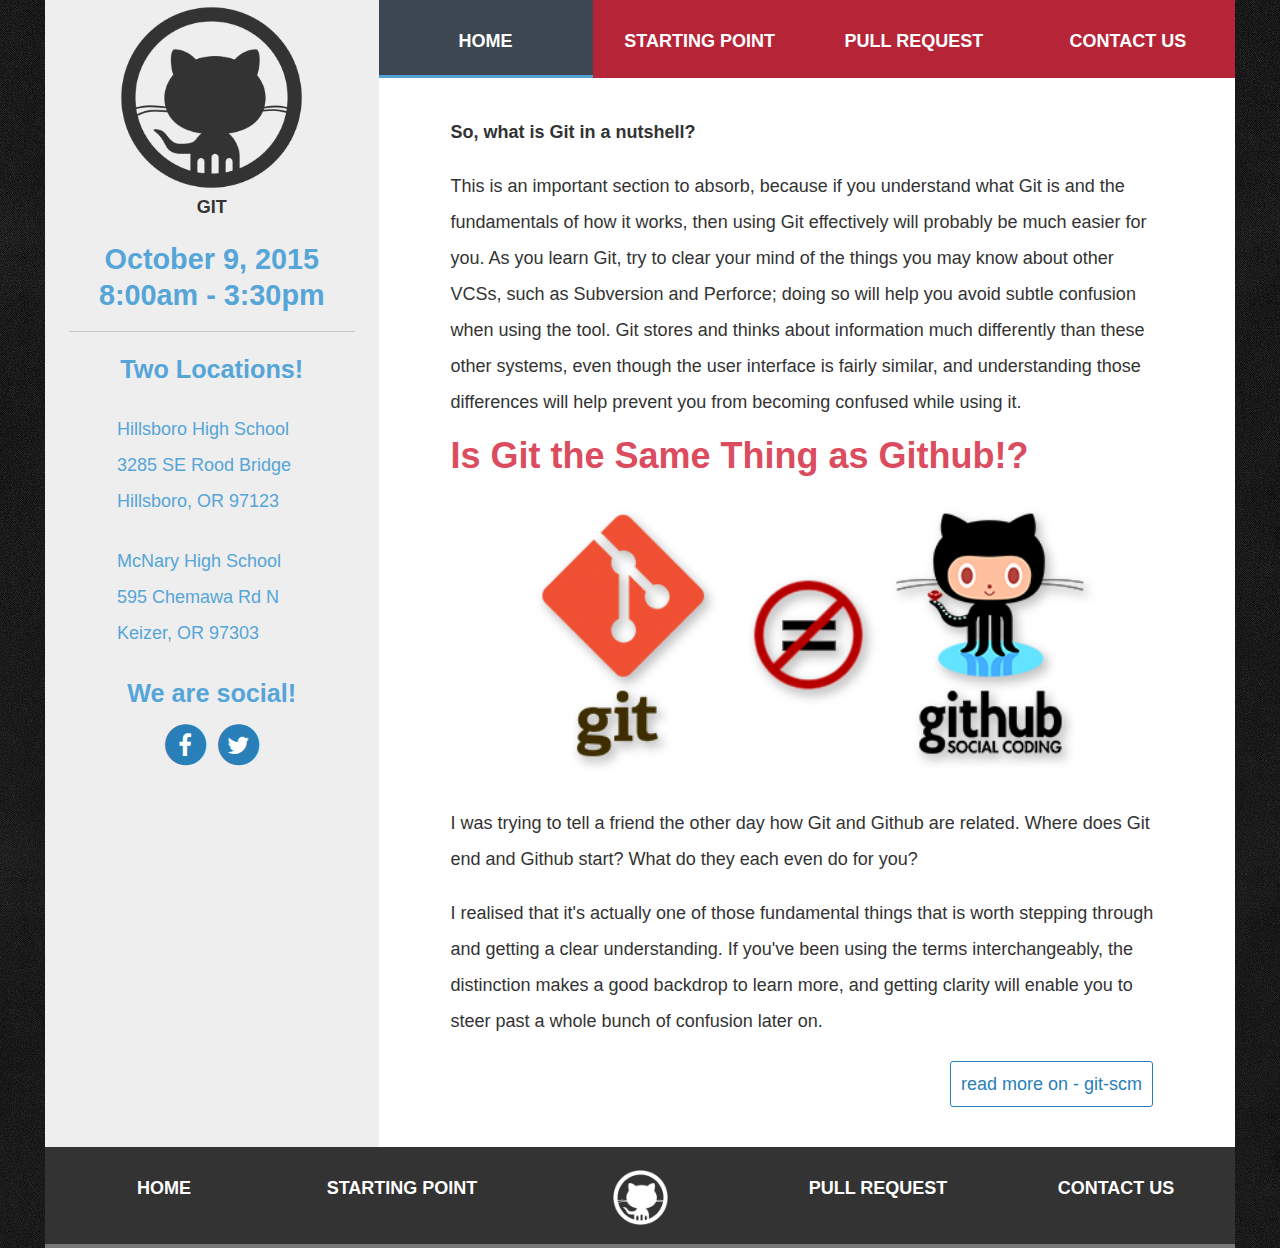
<file: public_html/index.html>
<!DOCTYPE html>
<!--
To change this license header, choose License Headers in Project Properties.
To change this template file, choose Tools | Templates
and open the template in the editor.
-->
<html>
  <head>
    <title>Git</title>
    <meta charset="UTF-8">
    <meta name="viewport" content="width=device-width, initial-scale=1.0">
    <link rel="icon"  type="image/ico"       href="favicon.ico" />
    <link href="lib/font-awesome/css/font-awesome.min.css" rel="stylesheet" type="text/css"/>
    <link rel="stylesheet/less" type="text/css"  href="less/main.less" />
    <script src="lib/less.js/less.js" type="text/javascript"></script>
  </head>
  <body>
    <div class="container">
      <div class="wrapper">
        <aside class="aside aside-1">
          <div id="logo">
            <a class="navbar-brand" href="index.html">
              <img class="img-responsive" src="img/github.png" alt="About Git"/>
              <div>GIT</div>
            </a>
          </div>
          <section>
            <h3 class="event">
              October 9, 2015
              8:00am - 3:30pm 
            </h3>
          </section>
          <hr>
          <section>
            <h4 class="event">
              Two Locations!
            </h4>
            <div class="location">
              Hillsboro High School 
              3285 SE Rood Bridge 
              Hillsboro, OR 97123 
            </div>

            <div class="location">
              McNary High School 
              595 Chemawa Rd N 
              Keizer, OR 97303
            </div>
          </section>
          <section class="social">
            <h4>
              We are social!
            </h4>
            <a href="#facebook">
              <span class="fa-stack fa-lg">
                <i class="fa fa-circle fa-stack-2x"></i>
                <i class="fa fa-facebook fa-stack-1x fa-inverse"></i>
              </span>
            </a>
            <a href="#twitter">
              <span class="fa-stack fa-lg">
                <i class="fa fa-circle fa-stack-2x"></i>
                <i class="fa fa-twitter fa-stack-1x fa-inverse"></i>
              </span>
            </a>
          </section>
        </aside>
        <main>
          <nav class="navbar-flex">
            <ul class="navbar-flex-nav">
              <li class="active"><a href="index.html">Home</a></li>
              <li><a href="starting-point.html">Starting Point</a></li>
              <li><a href="pull-request.html">Pull Request</a></li>
              <li><a href="contact-us.html">Contact Us</a></li>
            </ul>
          </nav>
          <section>
            <b>So, what is Git in a nutshell?</b>
            <p>
              This is an important section to absorb, because if you understand what Git is and the fundamentals of how it works, then using Git effectively will probably be much easier for you. As you learn Git, try to clear your mind of the things you may know about other VCSs, such as Subversion and Perforce; doing so will help you avoid subtle confusion when using the tool. Git stores and thinks about information much differently than these other systems, even though the user interface is fairly similar, and understanding those differences will help prevent you from becoming confused while using it.
            </p>
            <h2>Is Git the Same Thing as Github!?</h2>
            <img class="img-responsive" src="img/github2.png" alt="Git is not github"/>
            <p>
              I was trying to tell a friend the other day how Git and Github are related. Where does Git end and Github start? What do they each even do for you?
            </p>
            <p>
              I realised that it's actually one of those fundamental things that is worth stepping through and getting a clear understanding. If you've been using the terms interchangeably, the distinction makes a good backdrop to learn more, and getting clarity will enable you to steer past a whole bunch of confusion later on.
            </p>
            <div class="reference">
              <a href="https://git-scm.com/book/eo/v1/Ekkomenci-Git-Basics">read more on - git-scm</a>
            </div>
          </section>
        </main>
      </div>
      <footer>
        <nav class="navbar-flex">
          <ul class="navbar-flex-nav">
            <li><a href="index.html">Home</a></li>
            <li><a href="starting-point.html">Starting Point</a></li>
            <li><a href="index.html"><img src="img/github.png" class="img-white img-responsive" alt=""/></a></li>
            <li><a href="pull-request.html">Pull Request</a></li>
            <li><a href="contact-us.html">Contact Us</a></li>
          </ul>
        </nav>
      </footer>
    </div>
  </body>
</html>
</file>
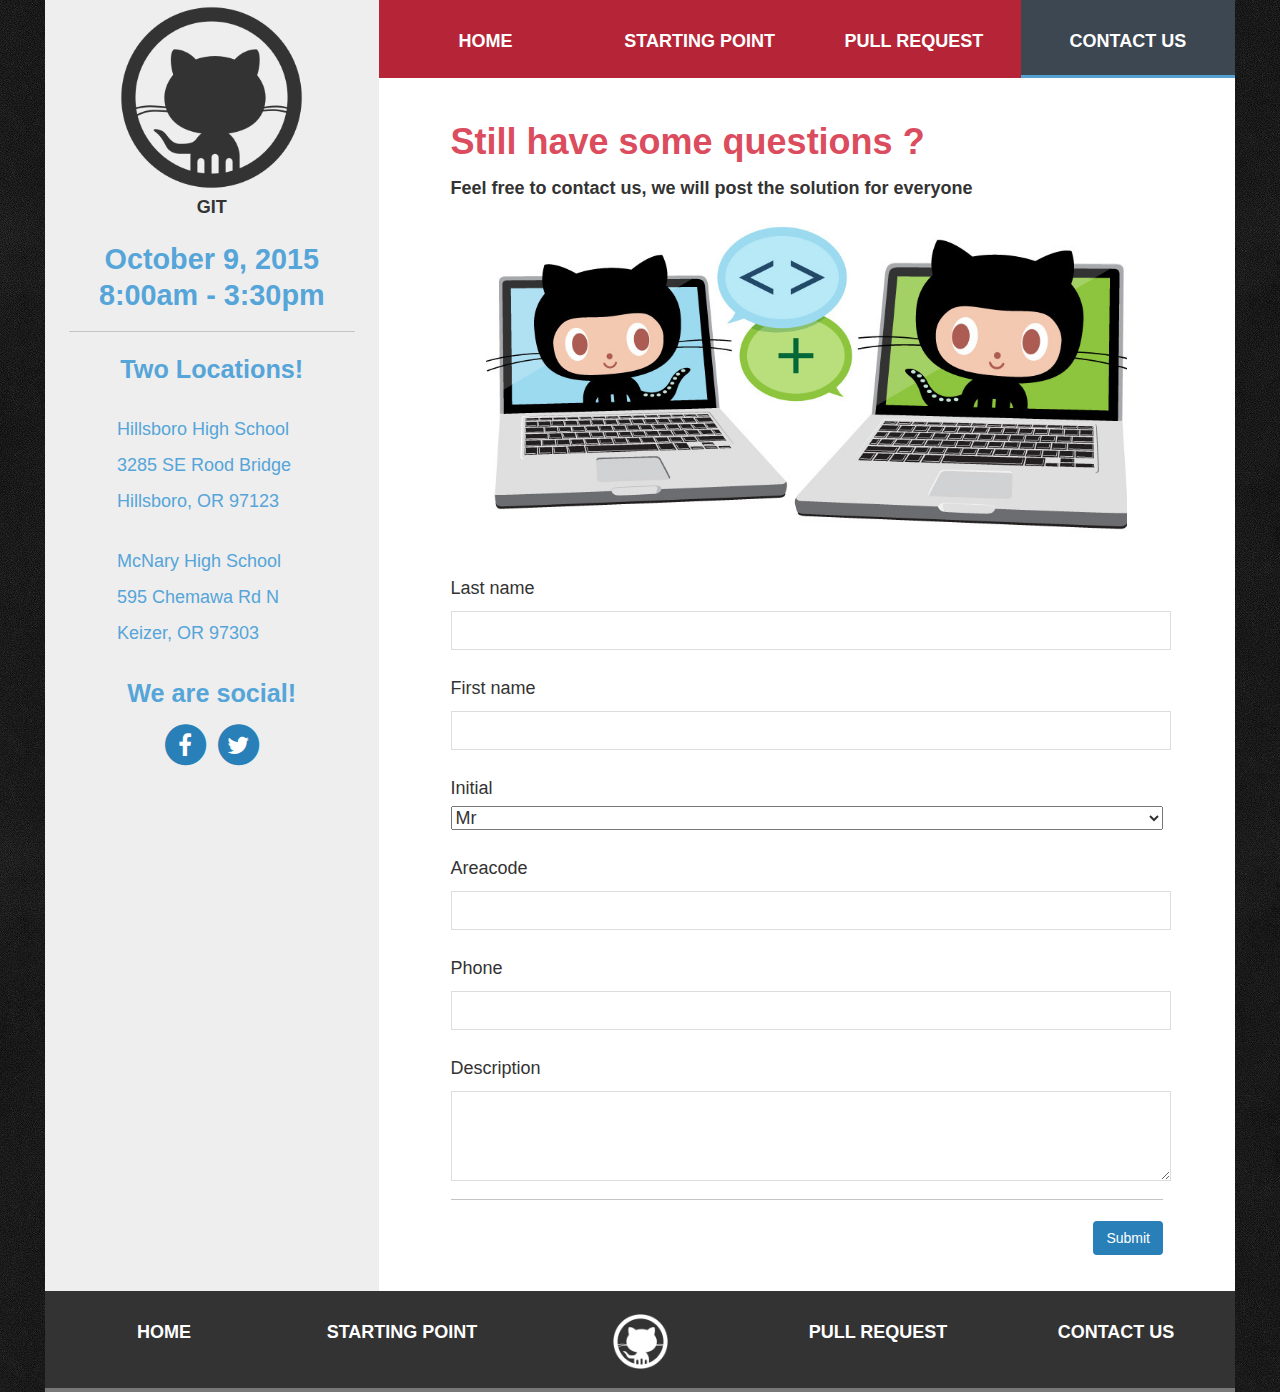
<file: public_html/contact-us.html>
<!DOCTYPE html>
<!--
To change this license header, choose License Headers in Project Properties.
To change this template file, choose Tools | Templates
and open the template in the editor.
-->
<html>
  <head>
    <title>TODO supply a title</title>
    <meta charset="UTF-8">
    <meta name="viewport" content="width=device-width, initial-scale=1.0">
    <link rel="icon"  type="image/ico"       href="favicon.ico" />
    <link href="lib/font-awesome/css/font-awesome.min.css" rel="stylesheet" type="text/css"/>
    <link rel="stylesheet/less" type="text/css"  href="less/main.less" />
    <script src="lib/less.js/less.js" type="text/javascript"></script>
  </head>
  <body>
    <div class="container">
      <div class="wrapper">
        <aside class="aside aside-1">
          <div id="logo">
            <a class="navbar-brand" href="index.html">
              <img class="img-responsive" src="img/github.png" alt="About Git"/>
              <div>GIT</div>
            </a>
          </div>
          <section>
            <h3 class="event">
              October 9, 2015
              8:00am - 3:30pm 
            </h3>
          </section>
          <hr>
          <section>
            <h4 class="event">
              Two Locations!
            </h4>
            <div class="location">
              Hillsboro High School 
              3285 SE Rood Bridge 
              Hillsboro, OR 97123 
            </div>

            <div class="location">
              McNary High School 
              595 Chemawa Rd N 
              Keizer, OR 97303
            </div>
          </section>
          <section class="social">
            <h4>
              We are social!
            </h4>
            <a href="#facebook">
              <span class="fa-stack fa-lg">
                <i class="fa fa-circle fa-stack-2x"></i>
                <i class="fa fa-facebook fa-stack-1x fa-inverse"></i>
              </span>
            </a>
            <a href="#twitter">
              <span class="fa-stack fa-lg">
                <i class="fa fa-circle fa-stack-2x"></i>
                <i class="fa fa-twitter fa-stack-1x fa-inverse"></i>
              </span>
            </a>
          </section>
        </aside>
        <main>
          <nav class="navbar-flex">
            <ul class="navbar-flex-nav">
              <li><a href="index.html">Home</a></li>
              <li><a href="starting-point.html">Starting Point</a></li>
              <li><a href="pull-request.html">Pull Request</a></li>
              <li class="active"><a href="contact-us.html">Contact Us</a></li>
            </ul>
          </nav>
          <section>
            <h2>Still have some questions ?</h2>
            <b>Feel free to contact us, we will post the solution for everyone</b>
            <img class="img-responsive" src="img/collabocats.jpg" alt="Git is not github"/>
            <form method="POST" action="#do-to-server">
              <label for="customer_lname">Last name</label>
              <input type="text" id="customer_lname" name="customer[lname]" required="required">
              <label for="customer_fname">First name</label>
              <input type="text" id="customer_fname" name="customer[fname]" required="required">
              <label for="customer_initial">Initial</label>
              <select name="customer[initial]" id="customer_initial">
                <option value="Mr">Mr</option>
                <option value="Mrs">Mrs</option>
                <option value="Miss">Miss</option>
              </select>
              <label for="customer_areacode">Areacode</label>
              <input type="text" id="customer_areacode" name="customer[areacode]" required="required">
              <label for="customer_phone">Phone</label>
              <input type="tel" id="customer_phone" name="customer[phone]" required="required">
              <label for="customer_description">Description</label>
              <textarea  id="customer_description" name="customer[description]" required="required"></textarea>
              <hr>
              <div class="action">
                <button class="btn" type="submit">Submit</button>
              </div>
            </form>
          </section>
        </main>
      </div>
      <footer>
        <nav class="navbar-flex">
          <ul class="navbar-flex-nav">
            <li><a href="index.html">Home</a></li>
            <li><a href="starting-point.html">Starting Point</a></li>
            <li><a href="index.html"><img src="img/github.png" class="img-white img-responsive" alt=""/></a></li>
            <li><a href="pull-request.html">Pull Request</a></li>
            <li><a href="contact-us.html">Contact Us</a></li>
          </ul>
        </nav>
      </footer>
    </div>
  </body>
</html>
</file>
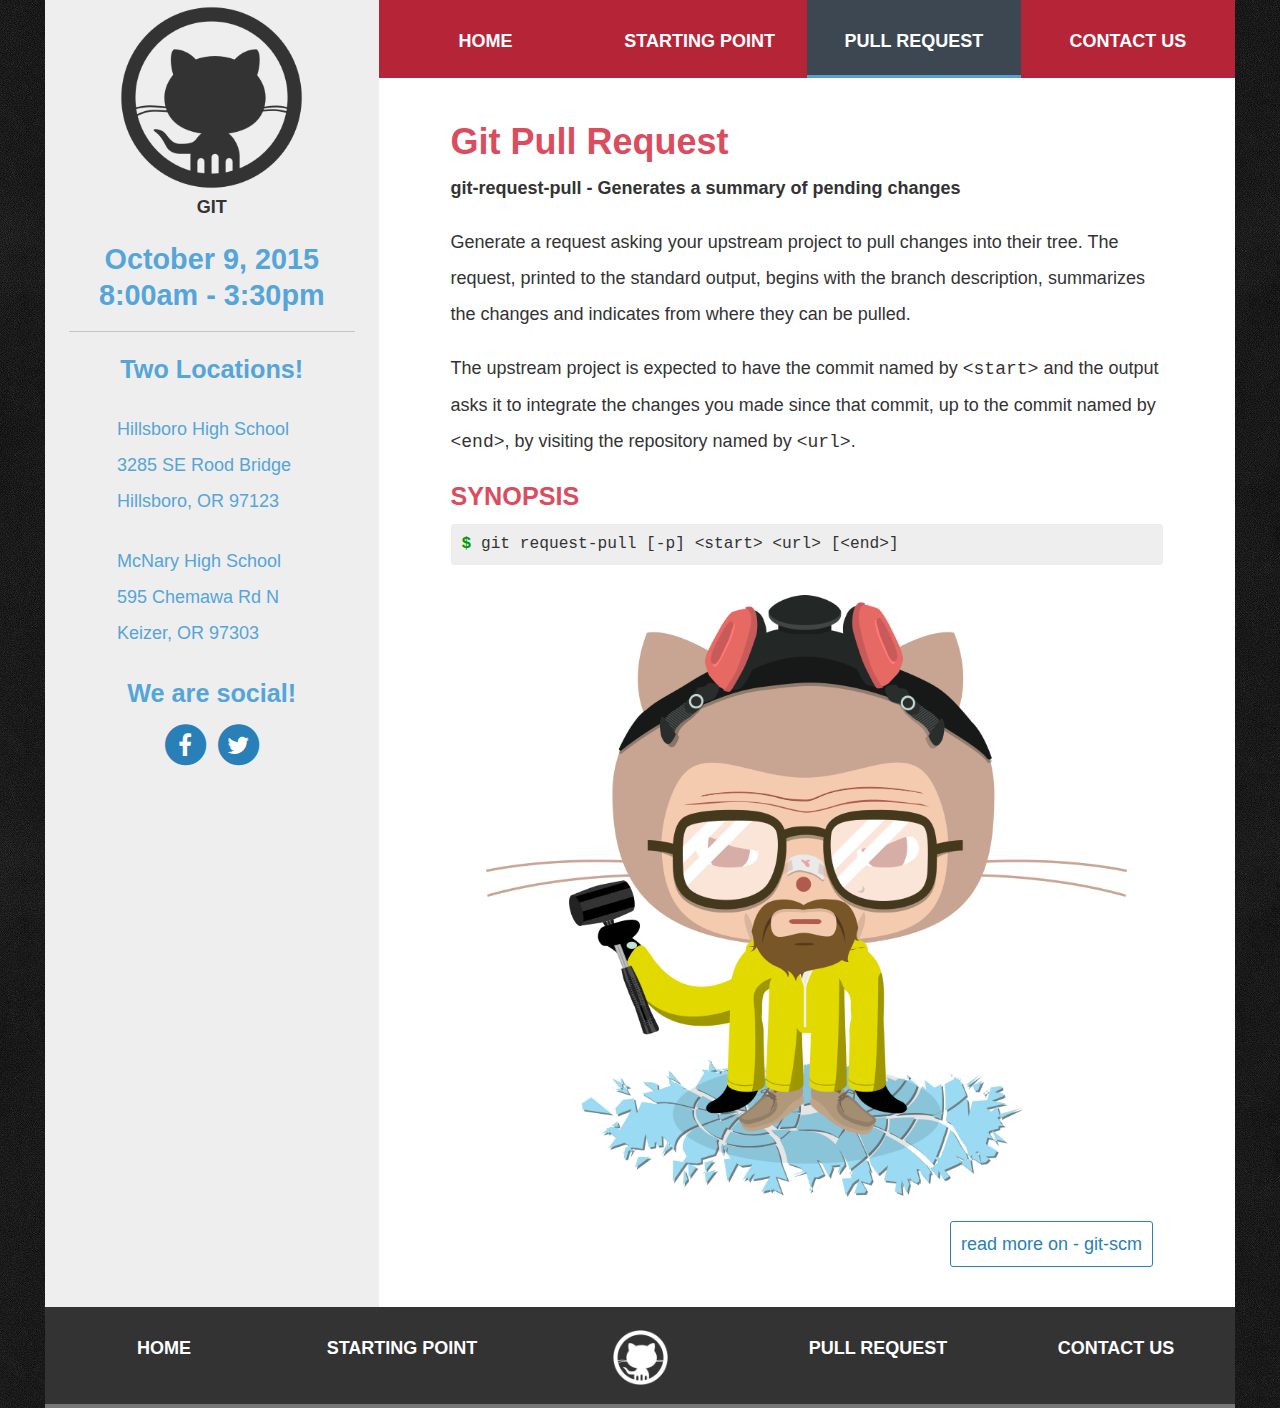
<file: public_html/pull-request.html>
<!DOCTYPE html>
<!--
To change this license header, choose License Headers in Project Properties.
To change this template file, choose Tools | Templates
and open the template in the editor.
-->
<html>
  <head>
    <title>TODO supply a title</title>
    <meta charset="UTF-8">
    <meta name="viewport" content="width=device-width, initial-scale=1.0">
    <link rel="icon"  type="image/ico"       href="favicon.ico" />
    <link href="lib/font-awesome/css/font-awesome.min.css" rel="stylesheet" type="text/css"/>
    <link rel="stylesheet/less" type="text/css"  href="less/main.less" />
    <script src="lib/less.js/less.js" type="text/javascript"></script>
  </head>
  <body> 
    <div class="container">
      <div class="wrapper">
        <aside class="aside aside-1">
          <div id="logo">
            <a class="navbar-brand" href="index.html">
              <img class="img-responsive" src="img/github.png" alt="About Git"/>
              <div>GIT</div>
            </a>
          </div>
          <section>
            <h3 class="event">
              October 9, 2015
              8:00am - 3:30pm 
            </h3>
          </section>
          <hr>
          <section>
            <h4 class="event">
              Two Locations!
            </h4>
            <div class="location">
              Hillsboro High School 
              3285 SE Rood Bridge 
              Hillsboro, OR 97123 
            </div>

            <div class="location">
              McNary High School 
              595 Chemawa Rd N 
              Keizer, OR 97303
            </div>
          </section>
          <section class="social">
            <h4>
              We are social!
            </h4>
            <a href="#facebook">
              <span class="fa-stack fa-lg">
                <i class="fa fa-circle fa-stack-2x"></i>
                <i class="fa fa-facebook fa-stack-1x fa-inverse"></i>
              </span>
            </a>
            <a href="#twitter">
              <span class="fa-stack fa-lg">
                <i class="fa fa-circle fa-stack-2x"></i>
                <i class="fa fa-twitter fa-stack-1x fa-inverse"></i>
              </span>
            </a>
          </section>
        </aside>
        <main>
          <nav class="navbar-flex">
            <ul class="navbar-flex-nav">
              <li><a href="index.html">Home</a></li>
              <li><a href="starting-point.html">Starting Point</a></li>
              <li class="active"><a href="pull-request.html">Pull Request</a></li>
              <li><a href="contact-us.html">Contact Us</a></li>
            </ul>
          </nav>
          <section>
            <h2>Git Pull Request</h2>
            <b>git-request-pull - Generates a summary of pending changes</b>
            <p>
              Generate a request asking your upstream project to pull changes into their tree. The request, printed to the standard output, begins with the branch description, summarizes the changes and indicates from where they can be pulled.
            </p>
            <p>The upstream project is expected to have the commit named by
              <code>&lt;start&gt;</code> and the output asks it to integrate the changes you made
              since that commit, up to the commit named by <code>&lt;end&gt;</code>, by visiting
              the repository named by <code>&lt;url&gt;</code>.
            </p>
            <h4>SYNOPSIS</h4>
            <pre><code class="gp">$</code> git request-pull [-p] &lt;start&gt; &lt;url&gt; [&lt;end&gt;]</pre>
            <img class="img-responsive" src="img/g-mr-white.png" alt=""/>
            <div class="reference">
              <a href="https://git-scm.com/docs/git-request-pull">read more on - git-scm</a>
            </div>
          </section>
        </main>
      </div>
      <footer>
        <nav class="navbar-flex">
          <ul class="navbar-flex-nav">
            <li><a href="index.html">Home</a></li>
            <li><a href="starting-point.html">Starting Point</a></li>
            <li><a href="index.html"><img src="img/github.png" class="img-white img-responsive" alt=""/></a></li>
            <li><a href="pull-request.html">Pull Request</a></li>
            <li><a href="contact-us.html">Contact Us</a></li>
          </ul>
        </nav>
      </footer>
    </div>
  </body>
</html>
</file>
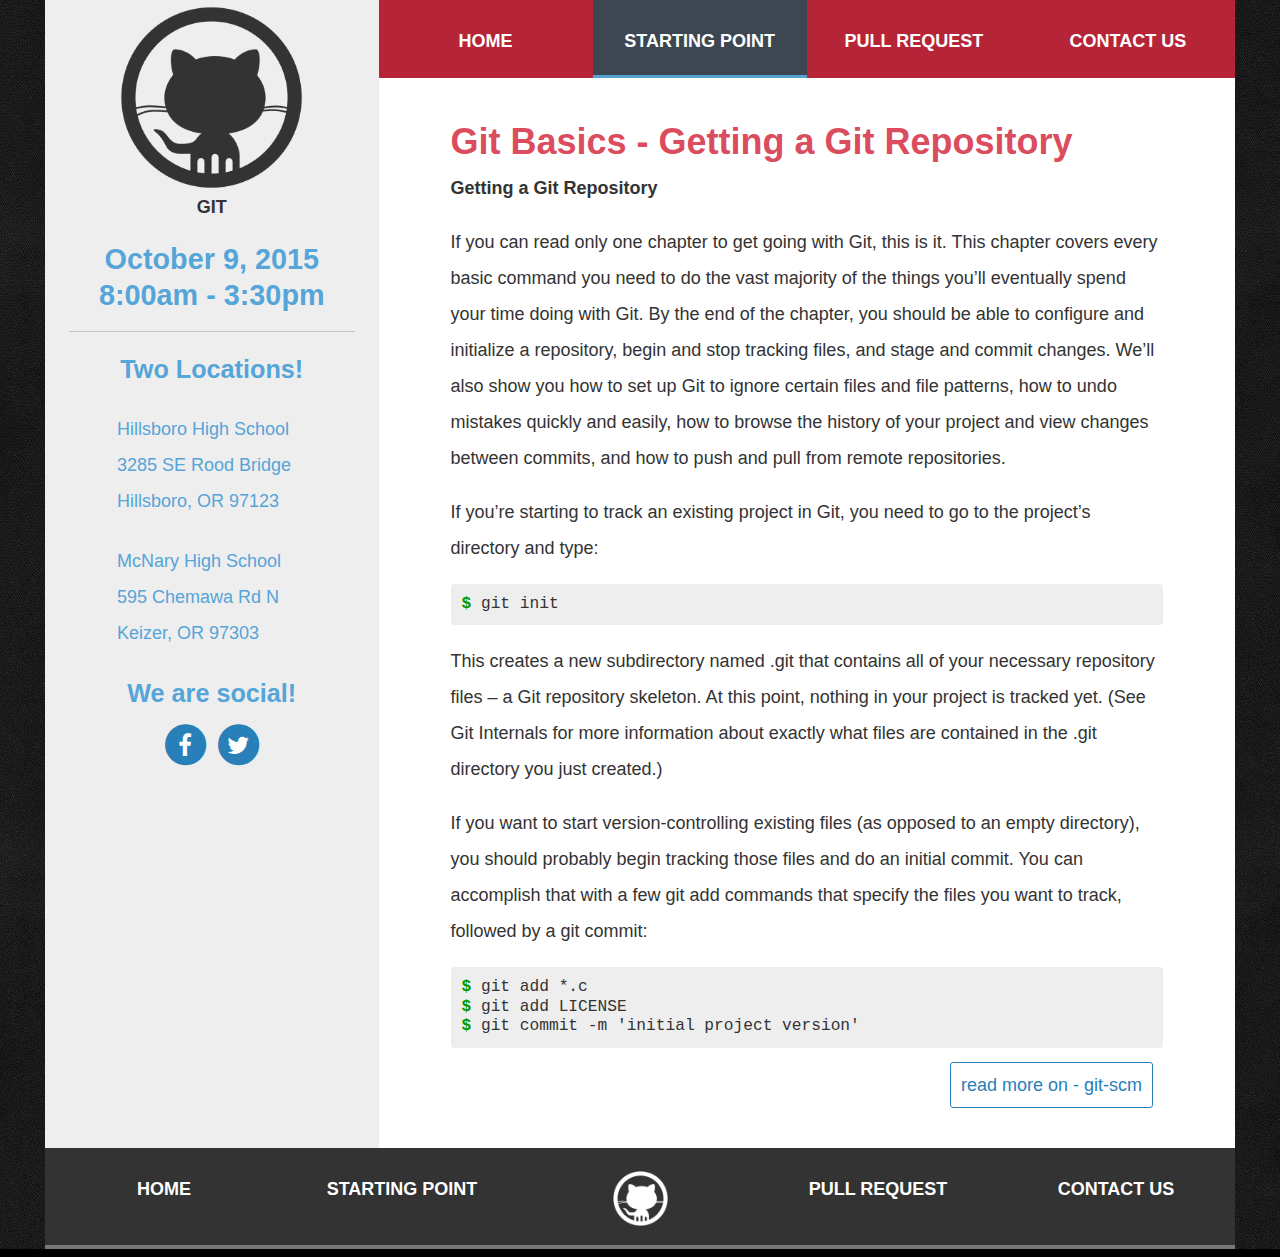
<file: public_html/starting-point.html>
<!DOCTYPE html>
<!--
To change this license header, choose License Headers in Project Properties.
To change this template file, choose Tools | Templates
and open the template in the editor.
-->
<html>
  <head>
    <title>TODO supply a title</title>
    <meta charset="UTF-8">
    <meta name="viewport" content="width=device-width, initial-scale=1.0">
    <link rel="icon"  type="image/ico"       href="favicon.ico" />
    <link href="lib/font-awesome/css/font-awesome.min.css" rel="stylesheet" type="text/css"/>
    <link rel="stylesheet/less" type="text/css"  href="less/main.less" />
    <script src="lib/less.js/less.js" type="text/javascript"></script>
  </head>
  <body>
    <div class="container">
      <div class="wrapper">
        <aside class="aside aside-1">
          <div id="logo">
            <a class="navbar-brand" href="index.html">
              <img class="img-responsive" src="img/github.png" alt="About Git"/>
              <div>GIT</div>
            </a>
          </div>
          <section>
            <h3 class="event">
              October 9, 2015
              8:00am - 3:30pm 
            </h3>
          </section>
          <hr>
          <section>
            <h4 class="event">
              Two Locations!
            </h4>
            <div class="location">
              Hillsboro High School 
              3285 SE Rood Bridge 
              Hillsboro, OR 97123 
            </div>

            <div class="location">
              McNary High School 
              595 Chemawa Rd N 
              Keizer, OR 97303
            </div>
          </section>
          <section class="social">
            <h4>
              We are social!
            </h4>
            <a href="#facebook">
              <span class="fa-stack fa-lg">
                <i class="fa fa-circle fa-stack-2x"></i>
                <i class="fa fa-facebook fa-stack-1x fa-inverse"></i>
              </span>
            </a>
            <a href="#twitter">
              <span class="fa-stack fa-lg">
                <i class="fa fa-circle fa-stack-2x"></i>
                <i class="fa fa-twitter fa-stack-1x fa-inverse"></i>
              </span>
            </a>
          </section>
        </aside>
        <main>
          <nav class="navbar-flex">
            <ul class="navbar-flex-nav">
              <li><a href="index.html">Home</a></li>
              <li class="active"><a href="starting-point.html">Starting Point</a></li>
              <li><a href="pull-request.html">Pull Request</a></li>
              <li><a href="contact-us.html">Contact Us</a></li>
            </ul>
          </nav>
          <section>
            <h2>Git Basics - Getting a Git Repository</h2>
            <b>Getting a Git Repository</b>
            <p>
              If you can read only one chapter to get going with Git, this is it. This chapter covers every basic command you need to do the vast majority of the things you’ll eventually spend your time doing with Git. By the end of the chapter, you should be able to configure and initialize a repository, begin and stop tracking files, and stage and commit changes. We’ll also show you how to set up Git to ignore certain files and file patterns, how to undo mistakes quickly and easily, how to browse the history of your project and view changes between commits, and how to push and pull from remote repositories.
            </p>
            <p>If you’re starting to track an existing project in Git, you need to go to the project’s directory and type:</p>
            <pre><code class="gp">$</code> git init</pre>
            <p>
              This creates a new subdirectory named .git that contains all of your necessary repository files – a Git repository skeleton. At this point, nothing in your project is tracked yet. (See Git Internals for more information about exactly what files are contained in the .git directory you just created.)
            </p>
            <p>
              If you want to start version-controlling existing files (as opposed to an empty directory), you should probably begin tracking those files and do an initial commit. You can accomplish that with a few git add commands that specify the files you want to track, followed by a git commit:
            </p>
            <pre data-type="programlisting" data-code-language="console"><code class="gp">$</code> git add *.c
<code class="gp">$</code> git add LICENSE
<code class="gp">$</code> git commit -m <code class="s1">'initial project version'</code></pre>
            <div class="reference">
              <a href="http://git-scm.com/book/ch2-1.html">read more on - git-scm</a>
            </div>
          </section>
        </main>
      </div>
      <footer>
        <nav class="navbar-flex">
          <ul class="navbar-flex-nav">
            <li><a href="index.html">Home</a></li>
            <li><a href="starting-point.html">Starting Point</a></li>
            <li><a href="index.html"><img src="img/github.png" class="img-white img-responsive" alt=""/></a></li>
            <li><a href="pull-request.html">Pull Request</a></li>
            <li><a href="contact-us.html">Contact Us</a></li>
          </ul>
        </nav>
      </footer>
    </div>
  </body>
</html>
</file>
